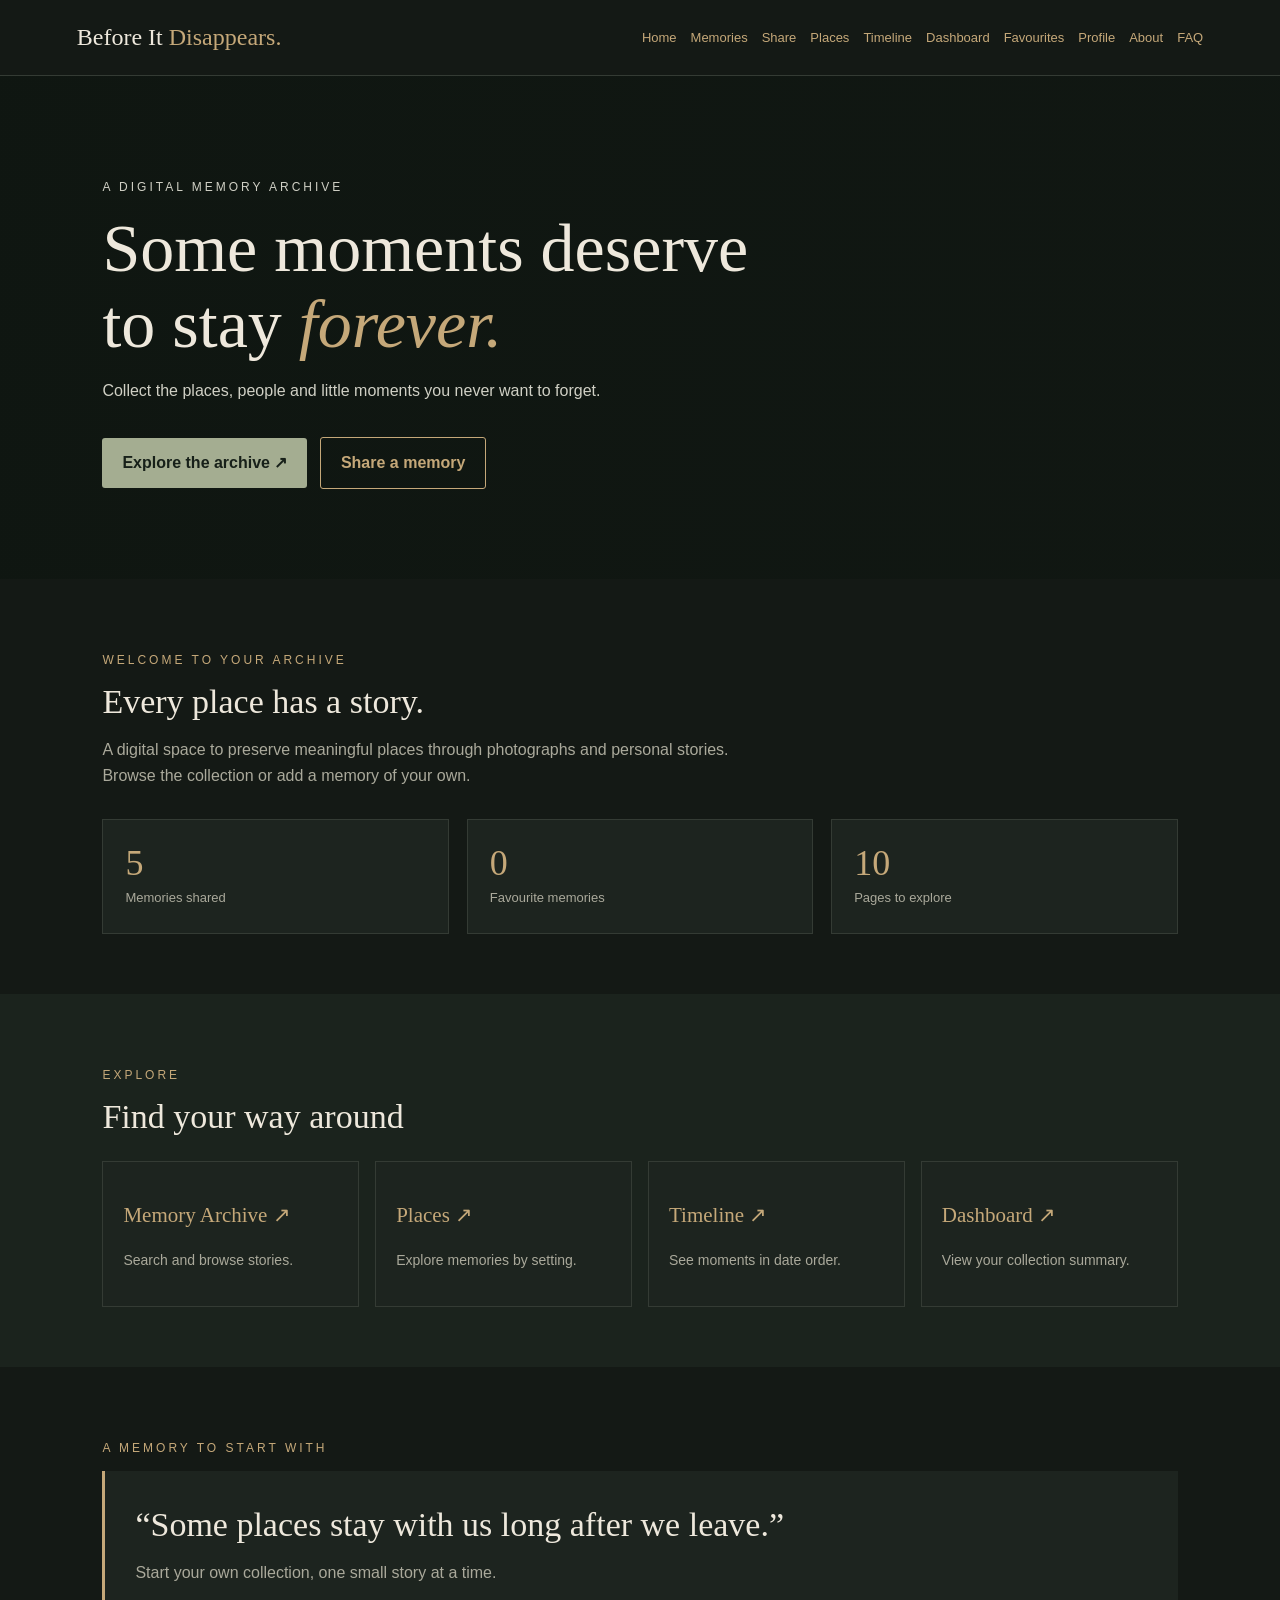
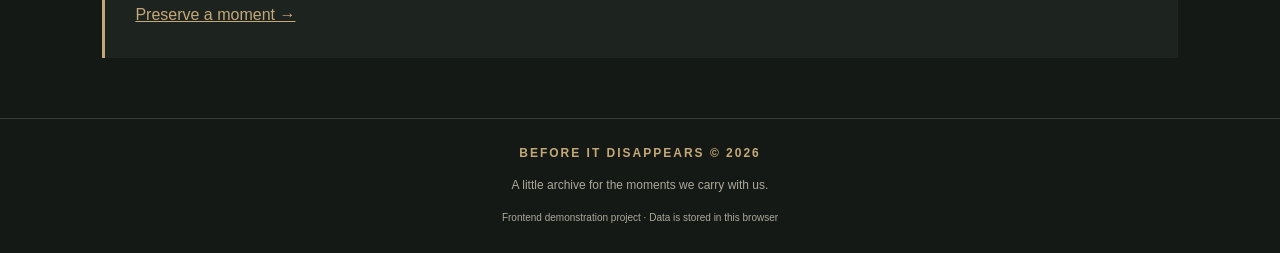
<file: index.html>
<!DOCTYPE html>
<html lang="en"><head><meta charset="UTF-8"><meta name="viewport" content="width=device-width, initial-scale=1.0">
<title>Home | Before It Disappears</title><link rel="stylesheet" href="style.css"></head><body>
<nav class="nav">
<a class="brand" href="index.html">Before It <span>Disappears.</span></a>
<button class="menu-btn" id="menuBtn" aria-label="Open menu">☰</button>
<div class="navlinks" id="navLinks">
<a href="index.html">Home</a><a href="memories.html">Memories</a><a href="share.html">Share</a>
<a href="places.html">Places</a><a href="timeline.html">Timeline</a><a href="dashboard.html">Dashboard</a>
<a href="favourites.html">Favourites</a><a href="profile.html">Profile</a><a href="about.html">About</a><a href="faq.html">FAQ</a>
</div></nav>
<header class="hero">
 <p class="eyebrow">A DIGITAL MEMORY ARCHIVE</p>
 <h1>Some moments deserve<br>to stay <em>forever.</em></h1>
 <p>Collect the places, people and little moments you never want to forget.</p>
 <a class="btn" href="memories.html">Explore the archive ↗</a>
 <a class="btn ghost" href="share.html">Share a memory</a>
</header>
<main>
<section class="section"><p class="eyebrow">WELCOME TO YOUR ARCHIVE</p><h2>Every place has a story.</h2>
<p class="muted narrow">A digital space to preserve meaningful places through photographs and personal stories. Browse the collection or add a memory of your own.</p>
<div class="stats">
<div class="stat"><strong id="homeCount">0</strong><span>Memories shared</span></div>
<div class="stat"><strong id="homeFav">0</strong><span>Favourite memories</span></div>
<div class="stat"><strong>10</strong><span>Pages to explore</span></div>
</div></section>
<section class="section shaded"><p class="eyebrow">EXPLORE</p><h2>Find your way around</h2>
<div class="tiles">
<a class="tile" href="memories.html"><h3>Memory Archive ↗</h3><p>Search and browse stories.</p></a>
<a class="tile" href="places.html"><h3>Places ↗</h3><p>Explore memories by setting.</p></a>
<a class="tile" href="timeline.html"><h3>Timeline ↗</h3><p>See moments in date order.</p></a>
<a class="tile" href="dashboard.html"><h3>Dashboard ↗</h3><p>View your collection summary.</p></a>
</div></section>
<section class="section"><p class="eyebrow">A MEMORY TO START WITH</p><div class="quote"><h2>“Some places stay with us long after we leave.”</h2><p class="muted">Start your own collection, one small story at a time.</p><a class="text-link" href="share.html">Preserve a moment →</a></div></section>
</main><footer><strong>BEFORE IT DISAPPEARS © 2026</strong><p>A little archive for the moments we carry with us.</p><small>Frontend demonstration project · Data is stored in this browser</small></footer><script src="script.js"></script>
</body></html>
</file>
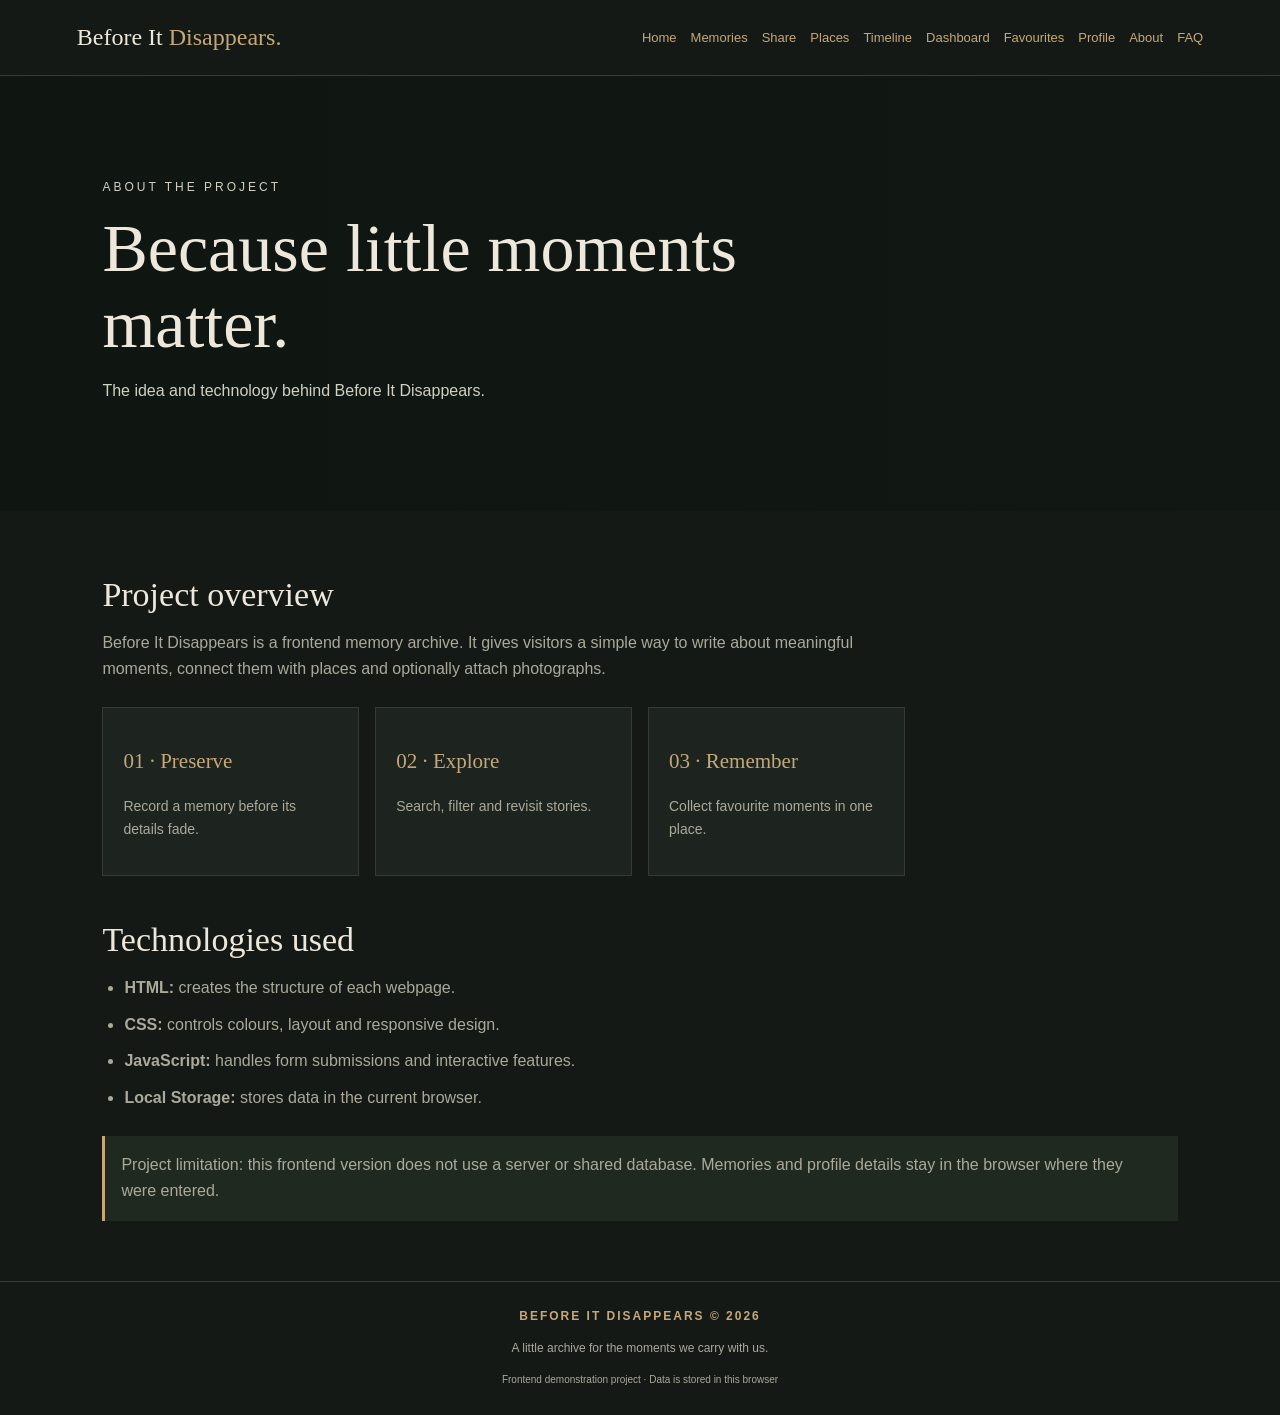
<file: about.html>
<!DOCTYPE html>
<html lang="en"><head><meta charset="UTF-8"><meta name="viewport" content="width=device-width, initial-scale=1.0">
<title>About | Before It Disappears</title><link rel="stylesheet" href="style.css"></head><body>
<nav class="nav">
<a class="brand" href="index.html">Before It <span>Disappears.</span></a>
<button class="menu-btn" id="menuBtn" aria-label="Open menu">☰</button>
<div class="navlinks" id="navLinks">
<a href="index.html">Home</a><a href="memories.html">Memories</a><a href="share.html">Share</a>
<a href="places.html">Places</a><a href="timeline.html">Timeline</a><a href="dashboard.html">Dashboard</a>
<a href="favourites.html">Favourites</a><a href="profile.html">Profile</a><a href="about.html">About</a><a href="faq.html">FAQ</a>
</div></nav>
<header class="pagehead"><p class="eyebrow">ABOUT THE PROJECT</p><h1>Because little moments matter.</h1><p>The idea and technology behind Before It Disappears.</p></header>
<main class="section"><h2>Project overview</h2><p class="muted">Before It Disappears is a frontend memory archive. It gives visitors a simple way to write about meaningful moments, connect them with places and optionally attach photographs.</p>
<div class="tiles"><article class="tile"><h3>01 · Preserve</h3><p>Record a memory before its details fade.</p></article><article class="tile"><h3>02 · Explore</h3><p>Search, filter and revisit stories.</p></article><article class="tile"><h3>03 · Remember</h3><p>Collect favourite moments in one place.</p></article></div>
<h2 class="top-gap">Technologies used</h2><ul class="plain-list"><li><b>HTML:</b> creates the structure of each webpage.</li><li><b>CSS:</b> controls colours, layout and responsive design.</li><li><b>JavaScript:</b> handles form submissions and interactive features.</li><li><b>Local Storage:</b> stores data in the current browser.</li></ul>
<div class="note">Project limitation: this frontend version does not use a server or shared database. Memories and profile details stay in the browser where they were entered.</div></main><footer><strong>BEFORE IT DISAPPEARS © 2026</strong><p>A little archive for the moments we carry with us.</p><small>Frontend demonstration project · Data is stored in this browser</small></footer>
</body></html>
</file>
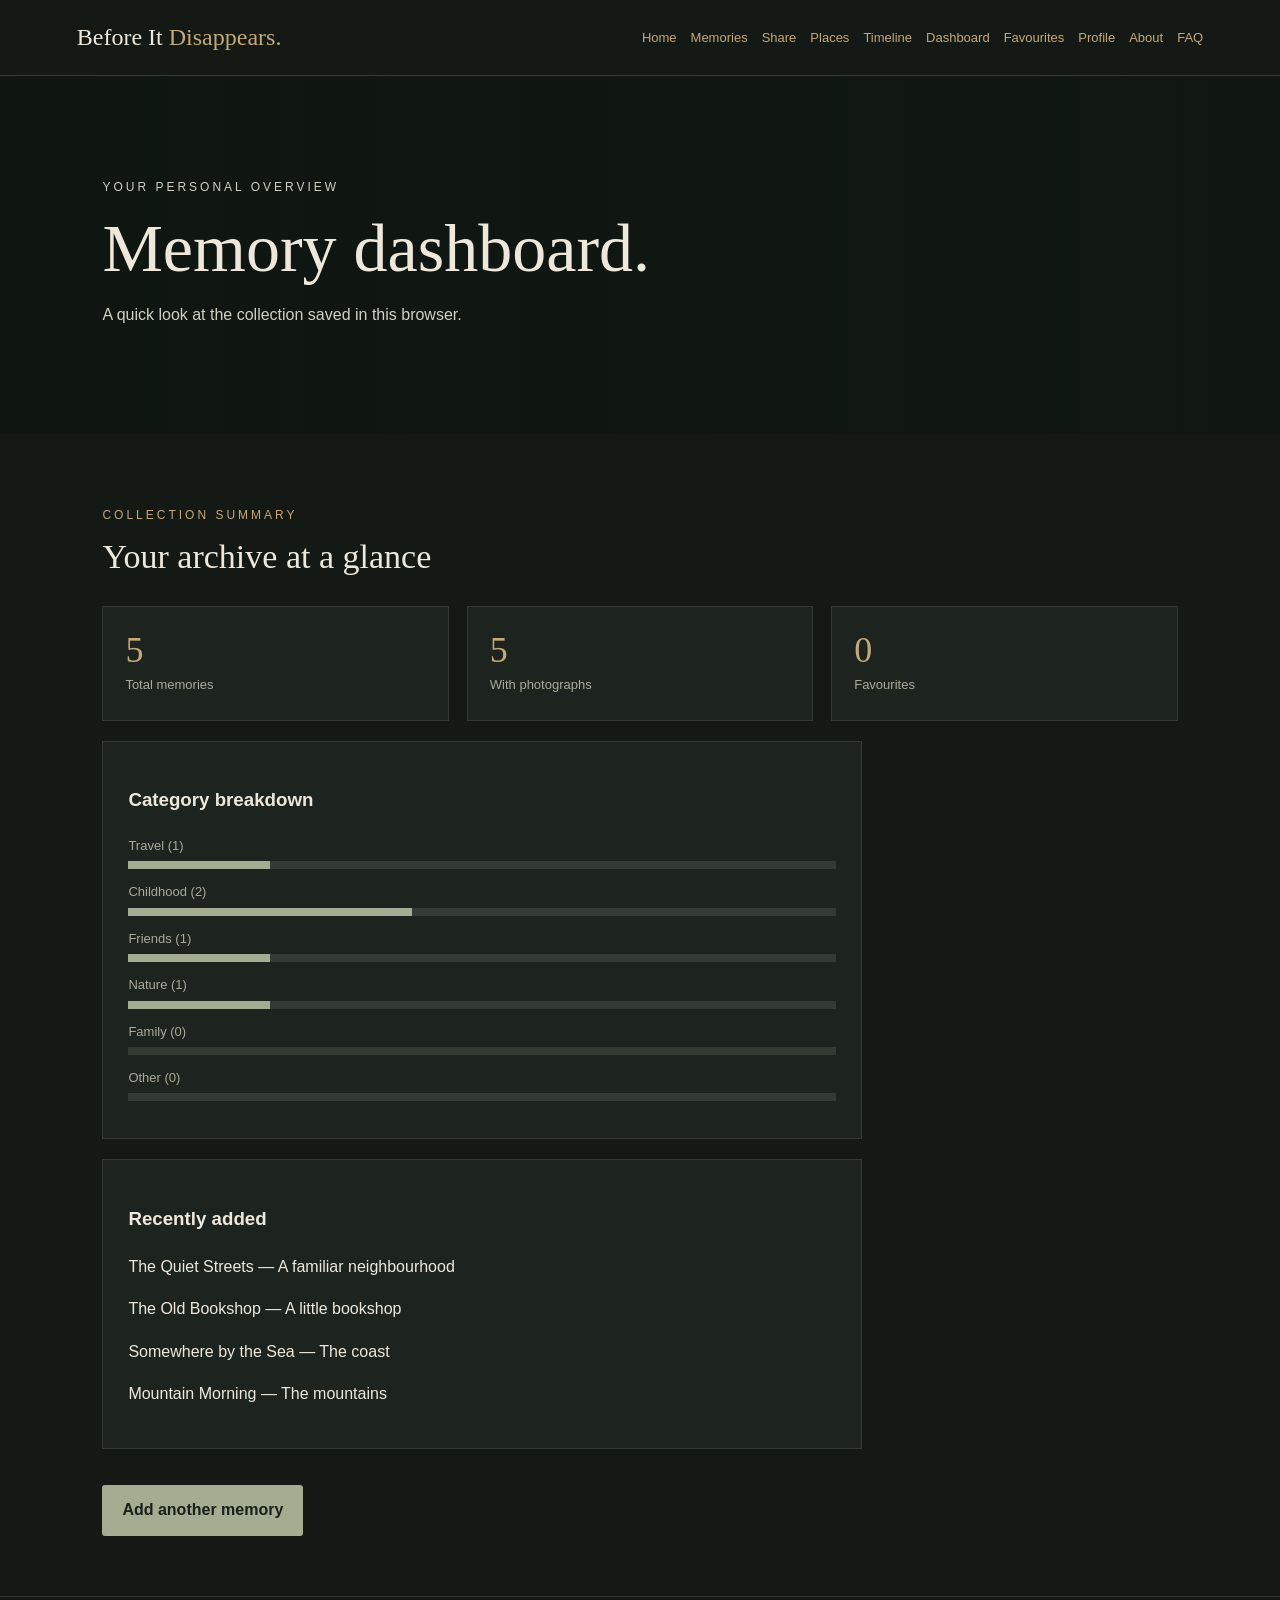
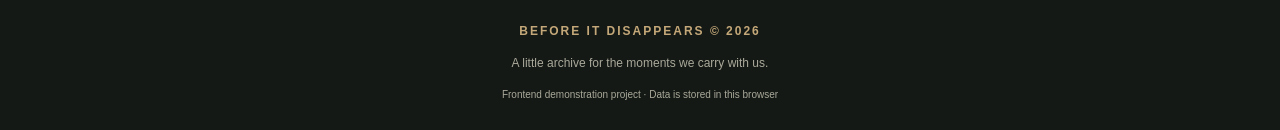
<file: dashboard.html>
<!DOCTYPE html>
<html lang="en"><head><meta charset="UTF-8"><meta name="viewport" content="width=device-width, initial-scale=1.0">
<title>Dashboard | Before It Disappears</title><link rel="stylesheet" href="style.css"></head><body>
<nav class="nav">
<a class="brand" href="index.html">Before It <span>Disappears.</span></a>
<button class="menu-btn" id="menuBtn" aria-label="Open menu">☰</button>
<div class="navlinks" id="navLinks">
<a href="index.html">Home</a><a href="memories.html">Memories</a><a href="share.html">Share</a>
<a href="places.html">Places</a><a href="timeline.html">Timeline</a><a href="dashboard.html">Dashboard</a>
<a href="favourites.html">Favourites</a><a href="profile.html">Profile</a><a href="about.html">About</a><a href="faq.html">FAQ</a>
</div></nav>
<header class="pagehead"><p class="eyebrow">YOUR PERSONAL OVERVIEW</p><h1>Memory dashboard.</h1><p>A quick look at the collection saved in this browser.</p></header>
<main class="section"><p class="eyebrow">COLLECTION SUMMARY</p><h2>Your archive at a glance</h2>
<div class="stats dashboard-stats"><div class="stat"><strong id="dashTotal">0</strong><span>Total memories</span></div><div class="stat"><strong id="dashPhotos">0</strong><span>With photographs</span></div><div class="stat"><strong id="dashFavourites">0</strong><span>Favourites</span></div></div>
<section class="panel"><h3>Category breakdown</h3><div id="categoryStats"></div></section>
<section class="panel"><h3>Recently added</h3><div id="recentMemories"></div></section>
<a class="btn" href="share.html">Add another memory</a></main><footer><strong>BEFORE IT DISAPPEARS © 2026</strong><p>A little archive for the moments we carry with us.</p><small>Frontend demonstration project · Data is stored in this browser</small></footer><script src="script.js"></script>
</body></html>
</file>
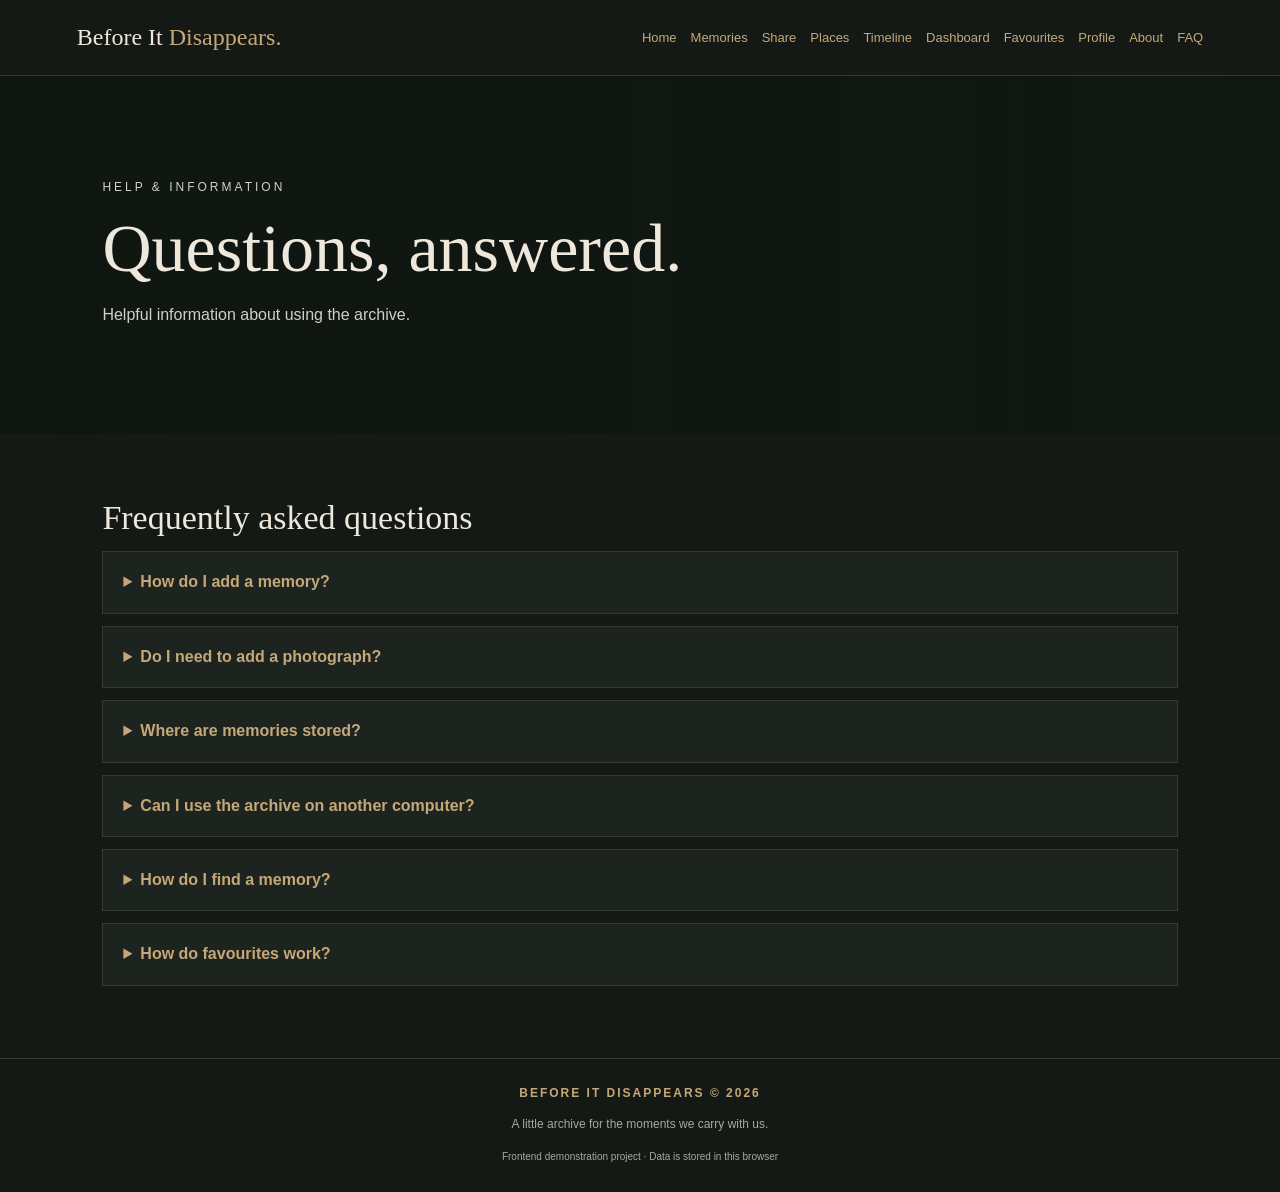
<file: faq.html>
<!DOCTYPE html>
<html lang="en"><head><meta charset="UTF-8"><meta name="viewport" content="width=device-width, initial-scale=1.0">
<title>FAQ | Before It Disappears</title><link rel="stylesheet" href="style.css"></head><body>
<nav class="nav">
<a class="brand" href="index.html">Before It <span>Disappears.</span></a>
<button class="menu-btn" id="menuBtn" aria-label="Open menu">☰</button>
<div class="navlinks" id="navLinks">
<a href="index.html">Home</a><a href="memories.html">Memories</a><a href="share.html">Share</a>
<a href="places.html">Places</a><a href="timeline.html">Timeline</a><a href="dashboard.html">Dashboard</a>
<a href="favourites.html">Favourites</a><a href="profile.html">Profile</a><a href="about.html">About</a><a href="faq.html">FAQ</a>
</div></nav>
<header class="pagehead"><p class="eyebrow">HELP & INFORMATION</p><h1>Questions, answered.</h1><p>Helpful information about using the archive.</p></header>
<main class="section faq">
<h2>Frequently asked questions</h2>
<details><summary>How do I add a memory?</summary><p>Open Share, complete the title, place, category and story fields, then select Save this memory.</p></details>
<details><summary>Do I need to add a photograph?</summary><p>No. A photograph is optional. You can save a text-only memory.</p></details>
<details><summary>Where are memories stored?</summary><p>This frontend demonstration uses Local Storage in your browser.</p></details>
<details><summary>Can I use the archive on another computer?</summary><p>Not automatically. A backend and database would be needed to share data between users and devices.</p></details>
<details><summary>How do I find a memory?</summary><p>Use the search box and category filter on the Memories page.</p></details>
<details><summary>How do favourites work?</summary><p>On a memory card, select the heart button. Your favourite list is available from the Favourites page.</p></details>
</main><footer><strong>BEFORE IT DISAPPEARS © 2026</strong><p>A little archive for the moments we carry with us.</p><small>Frontend demonstration project · Data is stored in this browser</small></footer>
</body></html>
</file>
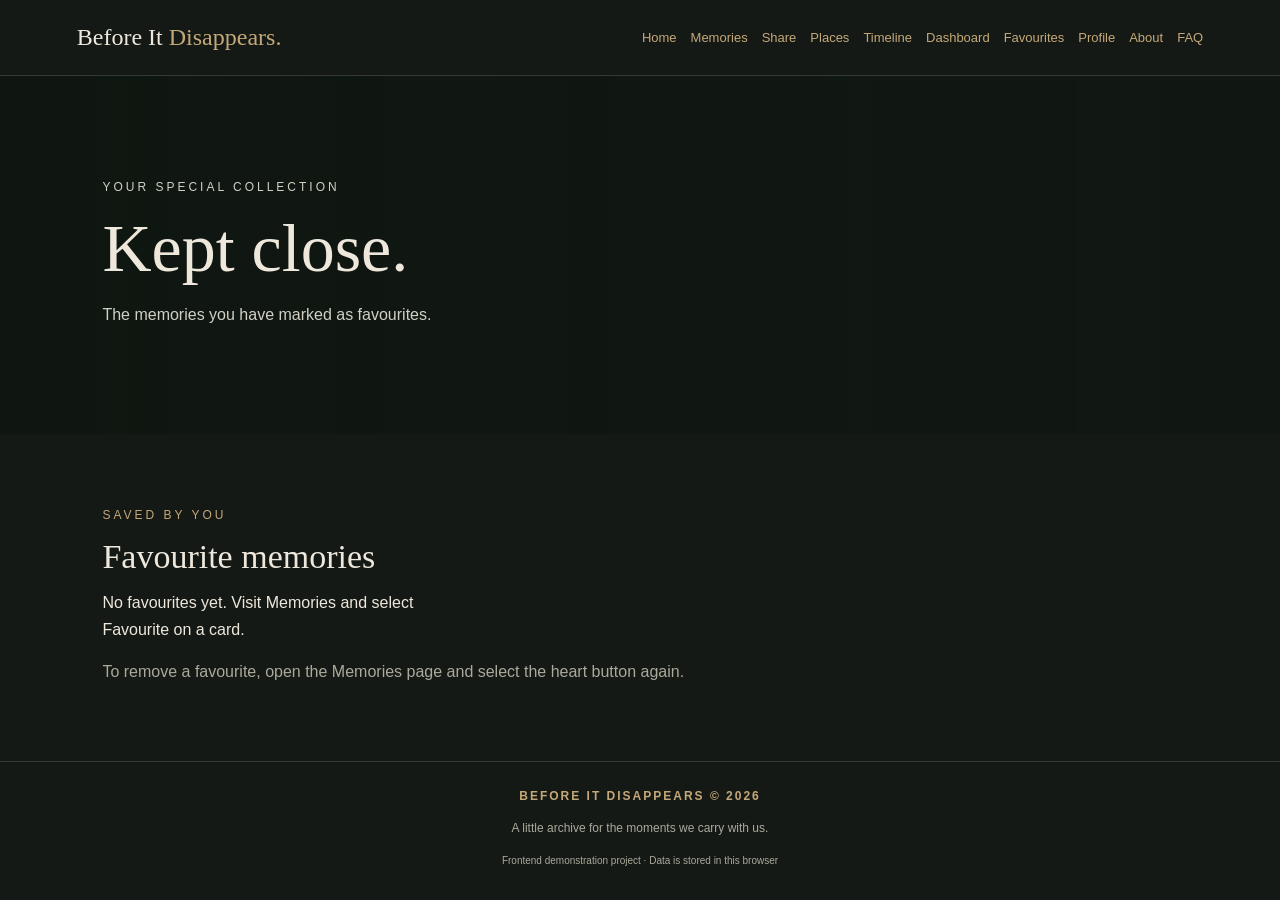
<file: favourites.html>
<!DOCTYPE html>
<html lang="en"><head><meta charset="UTF-8"><meta name="viewport" content="width=device-width, initial-scale=1.0">
<title>Favourites | Before It Disappears</title><link rel="stylesheet" href="style.css"></head><body>
<nav class="nav">
<a class="brand" href="index.html">Before It <span>Disappears.</span></a>
<button class="menu-btn" id="menuBtn" aria-label="Open menu">☰</button>
<div class="navlinks" id="navLinks">
<a href="index.html">Home</a><a href="memories.html">Memories</a><a href="share.html">Share</a>
<a href="places.html">Places</a><a href="timeline.html">Timeline</a><a href="dashboard.html">Dashboard</a>
<a href="favourites.html">Favourites</a><a href="profile.html">Profile</a><a href="about.html">About</a><a href="faq.html">FAQ</a>
</div></nav>
<header class="pagehead"><p class="eyebrow">YOUR SPECIAL COLLECTION</p><h1>Kept close.</h1><p>The memories you have marked as favourites.</p></header>
<main class="section"><p class="eyebrow">SAVED BY YOU</p><h2>Favourite memories</h2><div id="favouriteGallery" class="cards"></div><p class="muted">To remove a favourite, open the Memories page and select the heart button again.</p></main><footer><strong>BEFORE IT DISAPPEARS © 2026</strong><p>A little archive for the moments we carry with us.</p><small>Frontend demonstration project · Data is stored in this browser</small></footer><script src="script.js"></script>
</body></html>
</file>
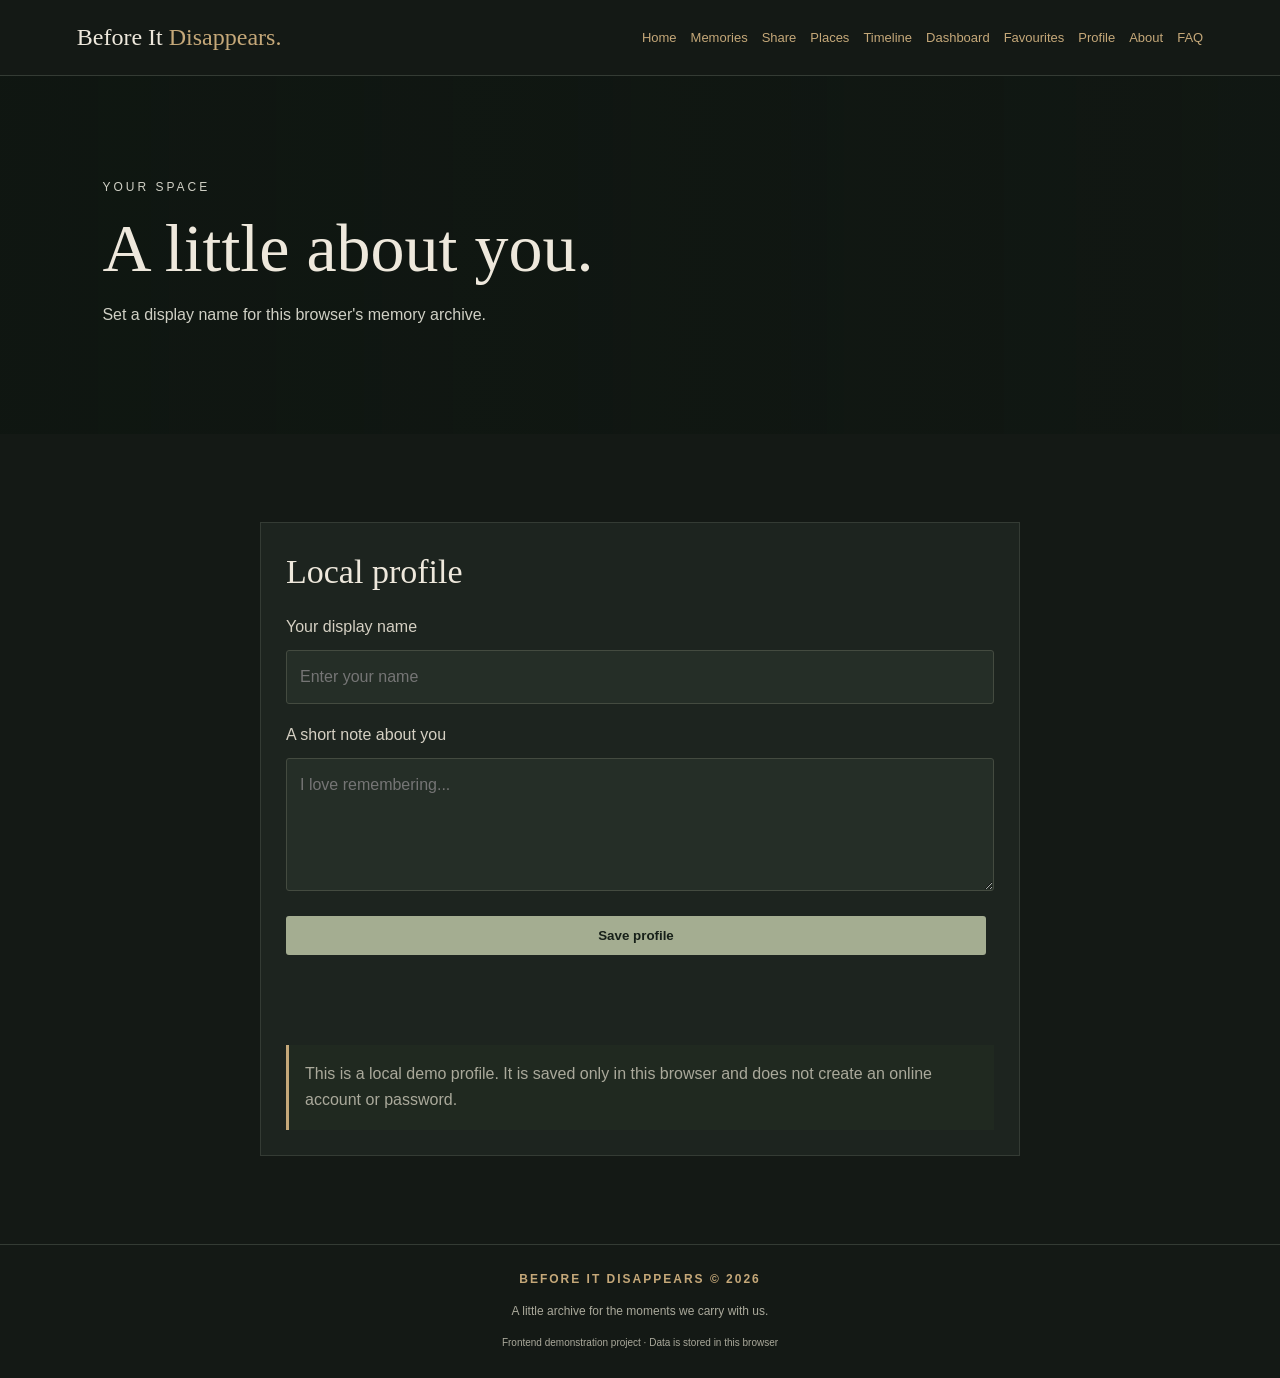
<file: profile.html>
<!DOCTYPE html>
<html lang="en"><head><meta charset="UTF-8"><meta name="viewport" content="width=device-width, initial-scale=1.0">
<title>Profile | Before It Disappears</title><link rel="stylesheet" href="style.css"></head><body>
<nav class="nav">
<a class="brand" href="index.html">Before It <span>Disappears.</span></a>
<button class="menu-btn" id="menuBtn" aria-label="Open menu">☰</button>
<div class="navlinks" id="navLinks">
<a href="index.html">Home</a><a href="memories.html">Memories</a><a href="share.html">Share</a>
<a href="places.html">Places</a><a href="timeline.html">Timeline</a><a href="dashboard.html">Dashboard</a>
<a href="favourites.html">Favourites</a><a href="profile.html">Profile</a><a href="about.html">About</a><a href="faq.html">FAQ</a>
</div></nav>
<header class="pagehead"><p class="eyebrow">YOUR SPACE</p><h1>A little about you.</h1><p>Set a display name for this browser's memory archive.</p></header>
<main class="section"><div class="form-wrap"><h2>Local profile</h2><form id="profileForm"><label for="displayName">Your display name</label><input id="displayName" maxlength="40" placeholder="Enter your name"><label for="bio">A short note about you</label><textarea id="bio" rows="4" maxlength="250" placeholder="I love remembering..."></textarea><button class="btn" type="submit">Save profile</button><p id="profileMessage" class="message"></p></form><div class="note">This is a local demo profile. It is saved only in this browser and does not create an online account or password.</div></div></main><footer><strong>BEFORE IT DISAPPEARS © 2026</strong><p>A little archive for the moments we carry with us.</p><small>Frontend demonstration project · Data is stored in this browser</small></footer><script src="script.js"></script>
</body></html>
</file>
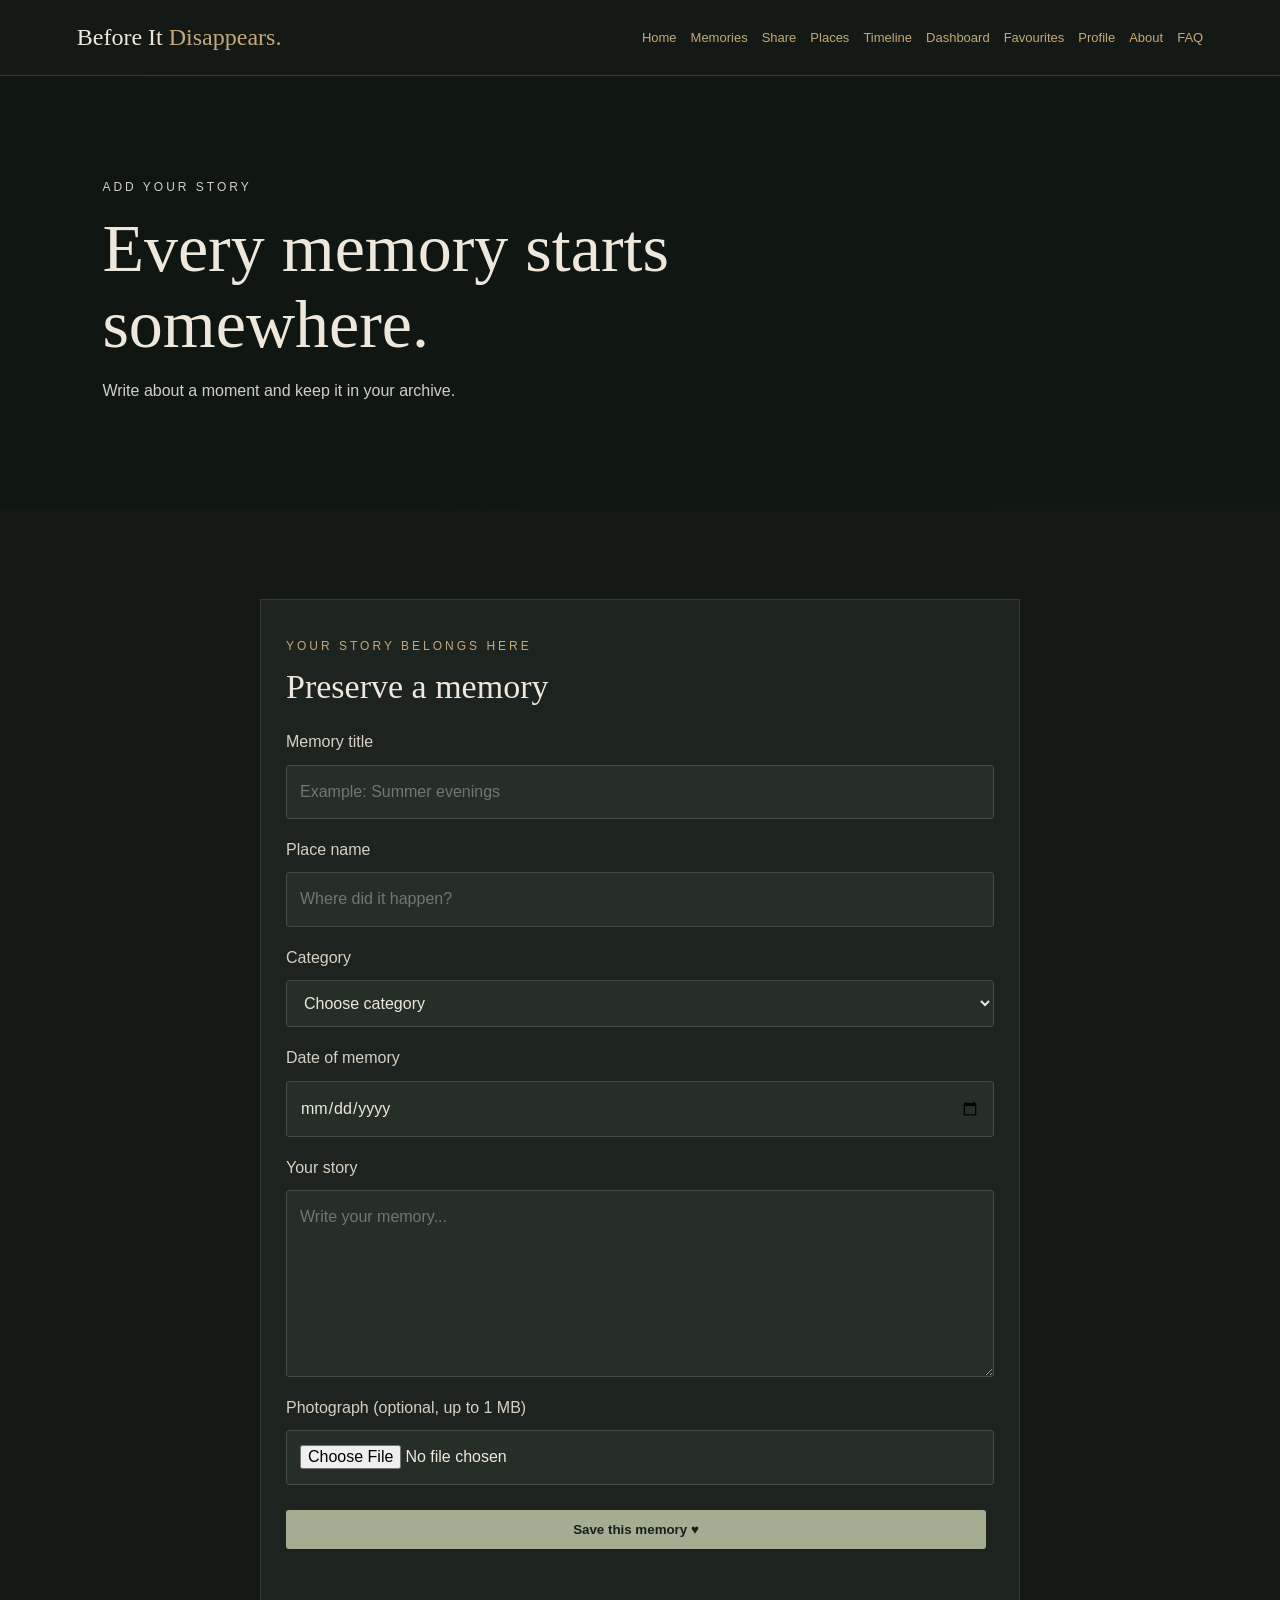
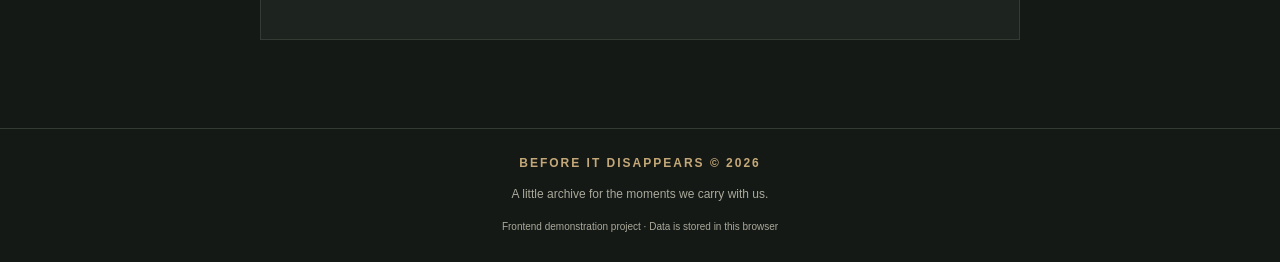
<file: share.html>
<!DOCTYPE html>
<html lang="en"><head><meta charset="UTF-8"><meta name="viewport" content="width=device-width, initial-scale=1.0">
<title>Share a Memory | Before It Disappears</title><link rel="stylesheet" href="style.css"></head><body>
<nav class="nav">
<a class="brand" href="index.html">Before It <span>Disappears.</span></a>
<button class="menu-btn" id="menuBtn" aria-label="Open menu">☰</button>
<div class="navlinks" id="navLinks">
<a href="index.html">Home</a><a href="memories.html">Memories</a><a href="share.html">Share</a>
<a href="places.html">Places</a><a href="timeline.html">Timeline</a><a href="dashboard.html">Dashboard</a>
<a href="favourites.html">Favourites</a><a href="profile.html">Profile</a><a href="about.html">About</a><a href="faq.html">FAQ</a>
</div></nav>
<header class="pagehead"><p class="eyebrow">ADD YOUR STORY</p><h1>Every memory starts somewhere.</h1><p>Write about a moment and keep it in your archive.</p></header>
<main class="section"><div class="form-wrap"><p class="eyebrow">YOUR STORY BELONGS HERE</p><h2>Preserve a memory</h2>
<form id="memoryForm">
<label for="title">Memory title</label><input id="title" maxlength="60" placeholder="Example: Summer evenings" required>
<label for="place">Place name</label><input id="place" maxlength="70" placeholder="Where did it happen?" required>
<label for="category">Category</label><select id="category" required><option value="">Choose category</option><option>Travel</option><option>Childhood</option><option>Friends</option><option>Nature</option><option>Family</option><option>Other</option></select>
<label for="memoryDate">Date of memory</label><input id="memoryDate" type="date">
<label for="story">Your story</label><textarea id="story" rows="6" maxlength="1200" placeholder="Write your memory..." required></textarea>
<label for="photo">Photograph (optional, up to 1 MB)</label><input id="photo" type="file" accept="image/*"><img id="preview" class="preview" alt="Photo preview" hidden>
<button class="btn" type="submit">Save this memory ♥</button><p id="formMessage" class="message" aria-live="polite"></p>
</form></div></main><footer><strong>BEFORE IT DISAPPEARS © 2026</strong><p>A little archive for the moments we carry with us.</p><small>Frontend demonstration project · Data is stored in this browser</small></footer><script src="script.js"></script>
</body></html>
</file>
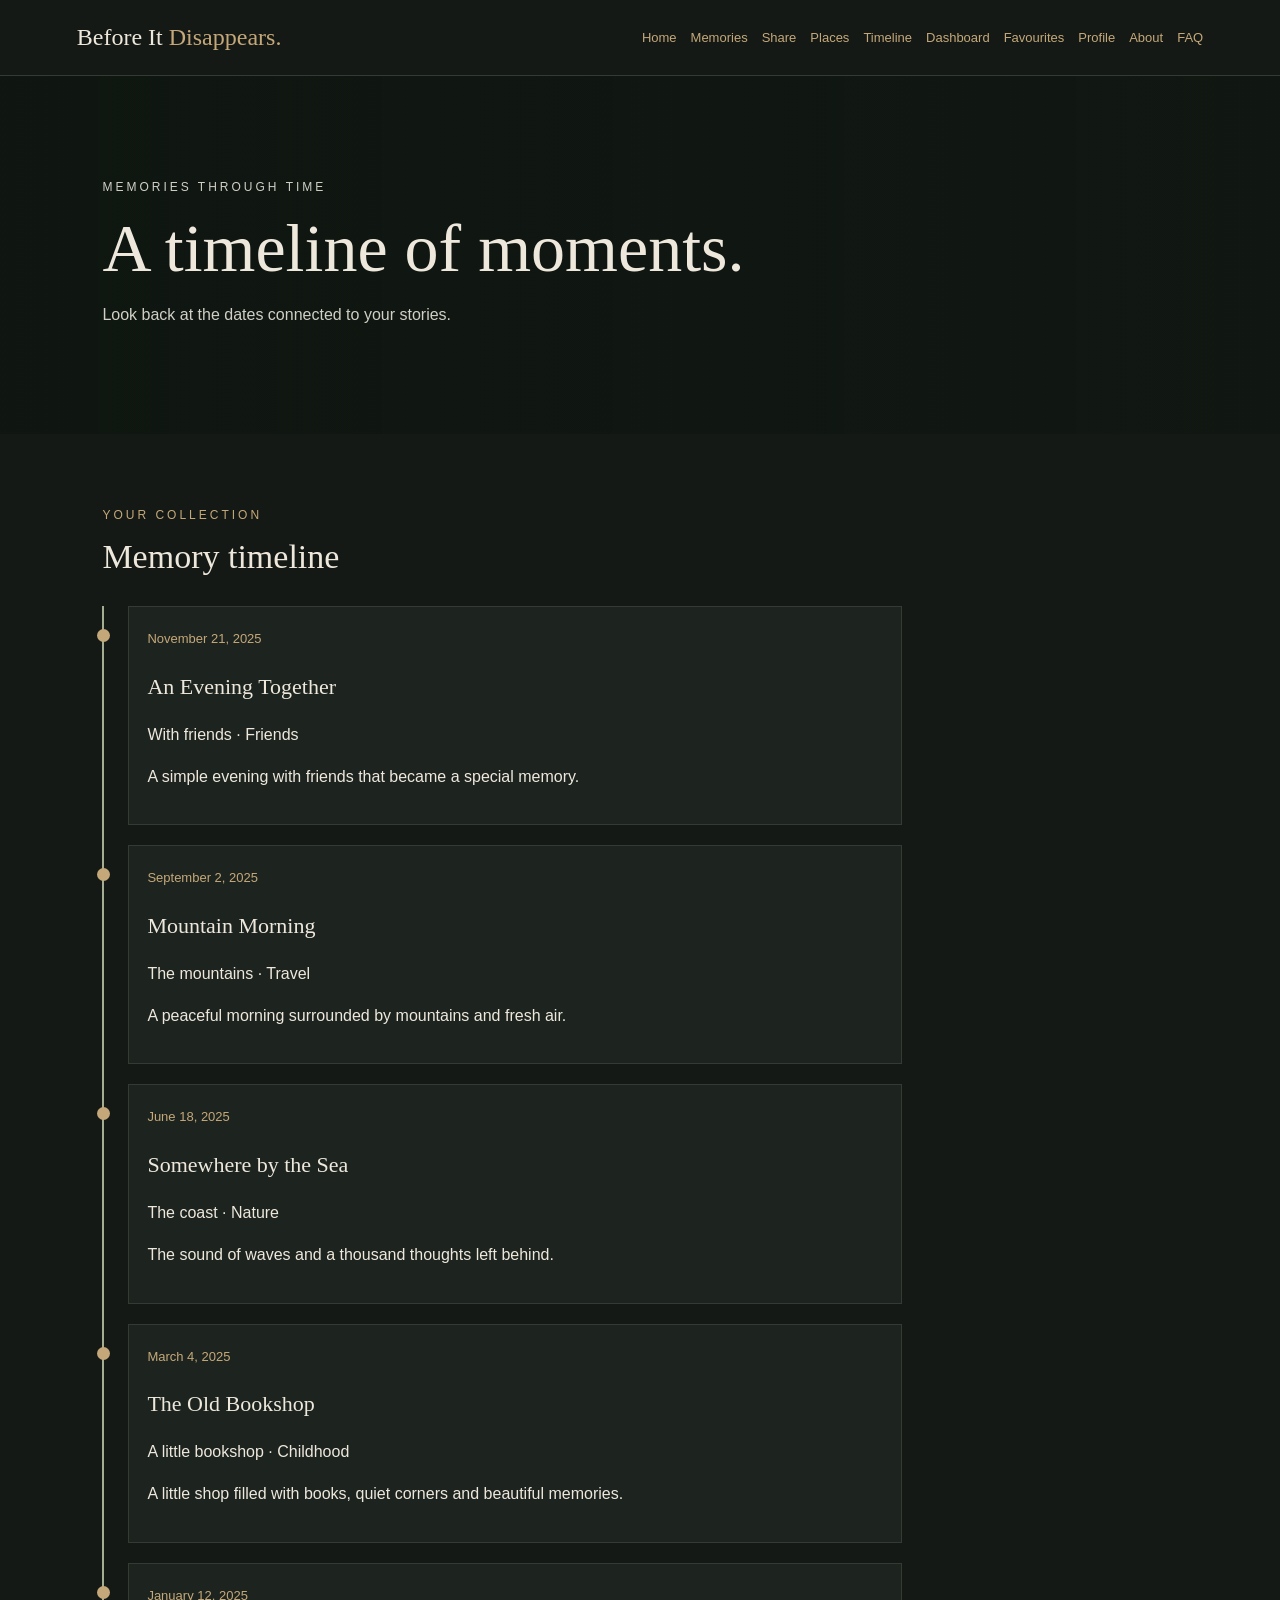
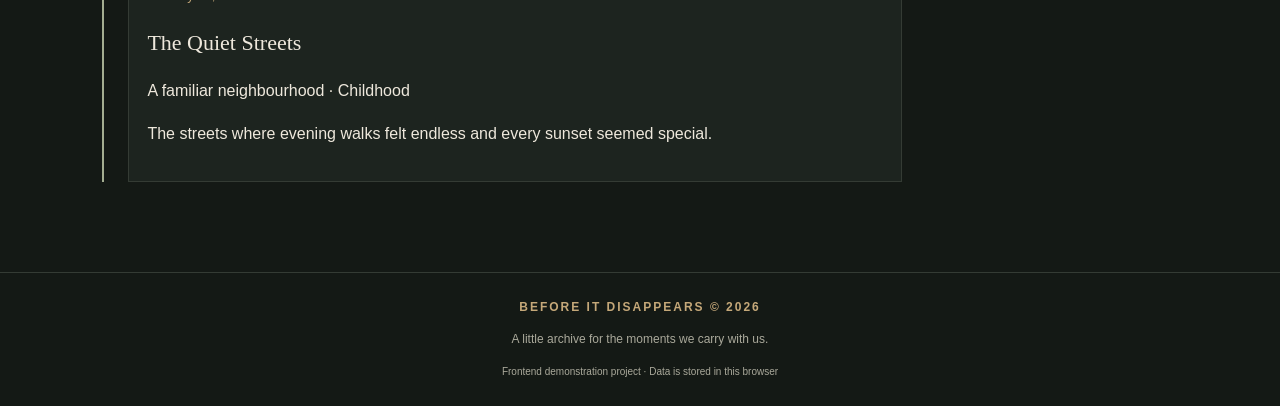
<file: timeline.html>
<!DOCTYPE html>
<html lang="en"><head><meta charset="UTF-8"><meta name="viewport" content="width=device-width, initial-scale=1.0">
<title>Timeline | Before It Disappears</title><link rel="stylesheet" href="style.css"></head><body>
<nav class="nav">
<a class="brand" href="index.html">Before It <span>Disappears.</span></a>
<button class="menu-btn" id="menuBtn" aria-label="Open menu">☰</button>
<div class="navlinks" id="navLinks">
<a href="index.html">Home</a><a href="memories.html">Memories</a><a href="share.html">Share</a>
<a href="places.html">Places</a><a href="timeline.html">Timeline</a><a href="dashboard.html">Dashboard</a>
<a href="favourites.html">Favourites</a><a href="profile.html">Profile</a><a href="about.html">About</a><a href="faq.html">FAQ</a>
</div></nav>
<header class="pagehead"><p class="eyebrow">MEMORIES THROUGH TIME</p><h1>A timeline of moments.</h1><p>Look back at the dates connected to your stories.</p></header>
<main class="section"><p class="eyebrow">YOUR COLLECTION</p><h2>Memory timeline</h2><div id="timelineList" class="timeline"></div></main><footer><strong>BEFORE IT DISAPPEARS © 2026</strong><p>A little archive for the moments we carry with us.</p><small>Frontend demonstration project · Data is stored in this browser</small></footer><script src="script.js"></script>
</body></html>
</file>
<file: style.css>
*{box-sizing:border-box}html{scroll-behavior:smooth}body{margin:0;background:#141915;color:#eee8dc;font-family:"DM Sans",Arial,sans-serif;line-height:1.65}
.nav{min-height:76px;padding:16px 6%;display:flex;align-items:center;justify-content:space-between;gap:16px;background:#141915;border-bottom:1px solid #343b34;position:sticky;top:0;z-index:10}
.brand{font:24px Georgia,serif;color:#eee8dc;text-decoration:none;white-space:nowrap}.brand span,.hero em{color:#c5a879}.navlinks{display:flex;gap:14px;flex-wrap:wrap}.navlinks a{font-size:13px;color:#c5a879;text-decoration:none}.navlinks a:hover,.text-link:hover{color:white}.menu-btn{display:none;background:transparent;color:#eee8dc;border:1px solid #a4ad91;padding:7px 12px}
.hero,.pagehead{padding:90px 8%;background:linear-gradient(90deg,rgba(15,22,17,.96),rgba(15,22,17,.68)),url("https://images.unsplash.com/photo-1470770841072-f978cf4d019e?w=1500") center/cover}.hero h1,.pagehead h1{font:normal clamp(40px,7vw,68px)/1.12 Georgia,serif;margin:10px 0;max-width:760px}.hero p,.pagehead p{max-width:620px;color:#d0d0c5}
.eyebrow{font-size:12px;letter-spacing:3px;color:#c5a879;text-transform:uppercase}.section{padding:60px 8%}.section h2{font:normal 34px Georgia,serif;margin:5px 0 14px}.muted{color:#aaa99b;max-width:760px}.narrow{max-width:650px}.btn{display:inline-block;margin:16px 8px 0 0;padding:12px 20px;background:#a4ad91;color:#172019;border:0;text-decoration:none;cursor:pointer;font-weight:bold;border-radius:3px}.btn:hover{background:#c5a879}.btn.ghost{background:transparent;color:#c5a879;border:1px solid #c5a879}
.shaded{background:#1b231d}.stats{display:grid;grid-template-columns:repeat(3,1fr);gap:18px;margin-top:30px}.stat{padding:22px;border:1px solid #343b34;background:#1d241f}.stat strong{display:block;color:#c5a879;font:36px Georgia,serif}.stat span{color:#aaa99b;font-size:13px}.tiles{display:grid;grid-template-columns:repeat(4,1fr);gap:16px;margin-top:25px}.tile{padding:20px;background:#1d241f;border:1px solid #343b34;color:#eee8dc;text-decoration:none}.tile h3{font:normal 21px Georgia,serif;color:#c5a879}.tile p{color:#aaa99b;font-size:14px}.quote{padding:30px;border-left:3px solid #c5a879;background:#1d241f}.text-link{color:#c5a879}
.section-title{display:flex;justify-content:space-between;align-items:center;gap:15px;flex-wrap:wrap}.filters{display:grid;grid-template-columns:2fr 1fr 1fr;gap:12px;margin:25px 0}input,select,textarea{width:100%;padding:13px;background:#252e27;color:#eee8dc;border:1px solid #444b40;font:inherit;border-radius:3px}input:focus,select:focus,textarea:focus{outline:2px solid #a4ad91}
.cards{display:grid;grid-template-columns:repeat(3,1fr);gap:20px}.memory-card,.place-card{background:#1d241f;border:1px solid #343b34;overflow:hidden}.memory-card img,.place-card img{width:100%;height:190px;object-fit:cover;display:block}.card-body,.place-card div{padding:18px}.card-body h3,.place-card h3{font:normal 22px Georgia,serif;margin:4px 0;color:#c5a879}.card-body p,.place-card p{font-size:14px;color:#aaa99b}.actions{display:flex;gap:7px;flex-wrap:wrap}.small-btn{padding:8px 11px;background:transparent;border:1px solid #a4ad91;color:#c5a879;cursor:pointer}.small-btn:hover{background:#a4ad91;color:#172019}.detail,.panel,.form-wrap{max-width:760px;margin:28px auto;padding:25px;background:#1d241f;border:1px solid #343b34}.detail img{max-width:100%;max-height:340px;display:block;margin:15px 0}.form-wrap form{display:flex;flex-direction:column;gap:9px}.form-wrap label{margin-top:9px;color:#d5d0c3}.preview{width:180px;max-height:180px;object-fit:cover}.message{color:#c5a879;min-height:24px}.place-grid{display:grid;grid-template-columns:repeat(2,1fr);gap:20px;margin-top:25px}.place-card a{color:#c5a879}.timeline{max-width:800px;border-left:2px solid #a4ad91;margin:30px 0;padding-left:24px}.timeline-item{position:relative;padding:18px;margin-bottom:20px;background:#1d241f;border:1px solid #343b34}.timeline-item:before{content:"";position:absolute;left:-32px;top:22px;width:13px;height:13px;background:#c5a879;border-radius:50%}.timeline-item time{color:#c5a879;font-size:13px}.timeline-item h3{font:normal 22px Georgia,serif}.panel{margin:20px 0}.bar-row{margin:12px 0}.bar-label{display:flex;justify-content:space-between;color:#aaa99b;font-size:13px}.bar{height:8px;background:#343b34;margin-top:5px}.bar span{display:block;height:100%;background:#a4ad91}.plain-list{color:#aaa99b;padding-left:22px}.plain-list li{margin:10px 0}.top-gap{margin-top:45px!important}.note{padding:16px;border-left:3px solid #c5a879;background:#202920;color:#aaa99b;margin-top:25px}.faq details{padding:17px 20px;background:#1d241f;border:1px solid #343b34;margin:12px 0}.faq summary{color:#c5a879;cursor:pointer;font-weight:bold}.faq details p{color:#aaa99b}
footer{text-align:center;border-top:1px solid #343b34;padding:25px;color:#aaa99b;font-size:12px}footer strong{color:#c5a879;letter-spacing:2px}
@media(max-width:1050px){.nav{flex-wrap:wrap}.menu-btn{display:block}.navlinks{display:none;width:100%;flex-direction:column;padding:10px 0}.navlinks.open{display:flex}.tiles{grid-template-columns:repeat(2,1fr)}}
@media(max-width:650px){.hero,.pagehead{padding:60px 7%}.section{padding:42px 7%}.stats,.cards,.place-grid,.filters,.tiles{grid-template-columns:1fr}.brand{font-size:21px}}
</file>
